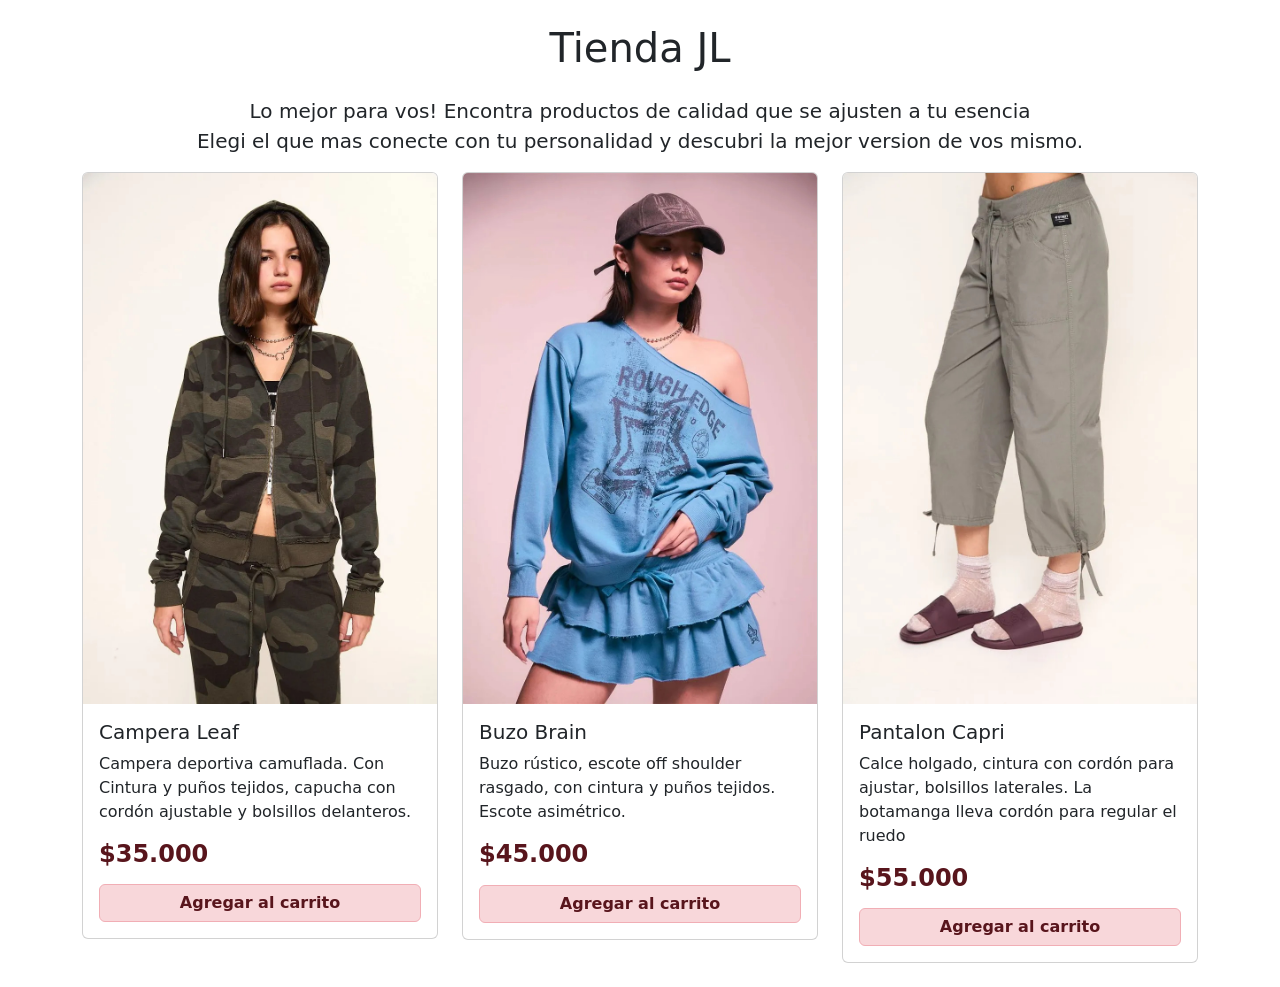
<file: index.html>
<!DOCTYPE html>
<html lang="en"> <!--idioma-->

<head>
  <meta charset="UTF-8"> <!--evita caracteres raros-->
  <meta name="viewport" content="width=device-width, initial-scale=1.0"> <!--Para que se adapte a cualquier dispositivo-->
  <title>Tienda JL</title> <!--Titulo-->
  <link href="https://cdn.jsdelivr.net/npm/bootstrap@5.3.8/dist/css/bootstrap.min.css" rel="stylesheet" integrity="sha384-sRIl4kxILFvY47J16cr9ZwB07vP4J8+LH7qKQnuqkuIAvNWLzeN8tE5YBujZqJLB" crossorigin="anonymous"> <!-- CDN de Bootstrap -->     

</head>

<body> 
  <div class="container">
    <h1 class="text-center my-4"> Tienda JL</h1>
      <p class="lead text-center"> Lo mejor para vos!
                Encontra productos de calidad que se ajusten a tu esencia
                <br> Elegi el que mas conecte con tu personalidad y descubri la mejor version de vos mismo.
            </p>
    <div class="row">
        <div class="col-md-4">
         <div class="card mb-4">
              <img src="img/campera leaf.jpg" class="card-img-top" alt="Campera Leaf">
             <div class="card-body">
               <!--PRODUCTO 1-->
             <h5 class="card-title">Campera Leaf</h5> 
             <p class="card-text">
                 Campera deportiva camuflada. Con Cintura y puños tejidos, capucha con cordón ajustable y bolsillos delanteros.</p>
             <h4 class="text-danger-emphasis fw-bold mb-3">$35.000</h4> <!--PRECIO-->
             <a href="#" class="btn bg-danger-subtle text-danger-emphasis border-danger-subtle fw-bold w-100">Agregar al carrito</a>  
             </div>
         </div>
        </div>

        <div class="col-md-4">
         <div class="card mb-4">
            
           <img src="img/buzo brain.jpg" class="card-img-top" alt="Buzo Brain">
           <div class="card-body">
            <!--PRODUCTO 2-->
              <h5 class="card-title">Buzo Brain</h5>
              <p class="card-text">Buzo rústico, escote off shoulder rasgado, con cintura y puños tejidos. Escote asimétrico.</p>
              <h4 class="text-danger-emphasis fw-bold mb-3">$45.000</h4> <!--PRECIO--> 
              <a href="#" class="btn bg-danger-subtle text-danger-emphasis border-danger-subtle fw-bold w-100">Agregar al carrito</a>
           </div>
         </div>
        </div>


       <div class="col-md-4">
        <div class="card mb-4">
          <img src="img/pantalon capri.jpg" class="card-img-top" alt="Pantalon Capri">
          <div class="card-body">
               <!--PRODUCTO 3--> 
             <h5 class="card-title">Pantalon Capri</h5>        
             <p class="card-text">Calce holgado, cintura con cordón para ajustar, bolsillos laterales. La botamanga lleva cordón para regular el ruedo</p>
             <h4 class="text-danger-emphasis fw-bold mb-3">$55.000</h4> <!--PRECIO-->
             <a href="#" class="btn bg-danger-subtle text-danger-emphasis border-danger-subtle fw-bold w-100">Agregar al carrito</a>
          </div>
        </div>
       </div>
    </div>
  </div>
</body>
</file>
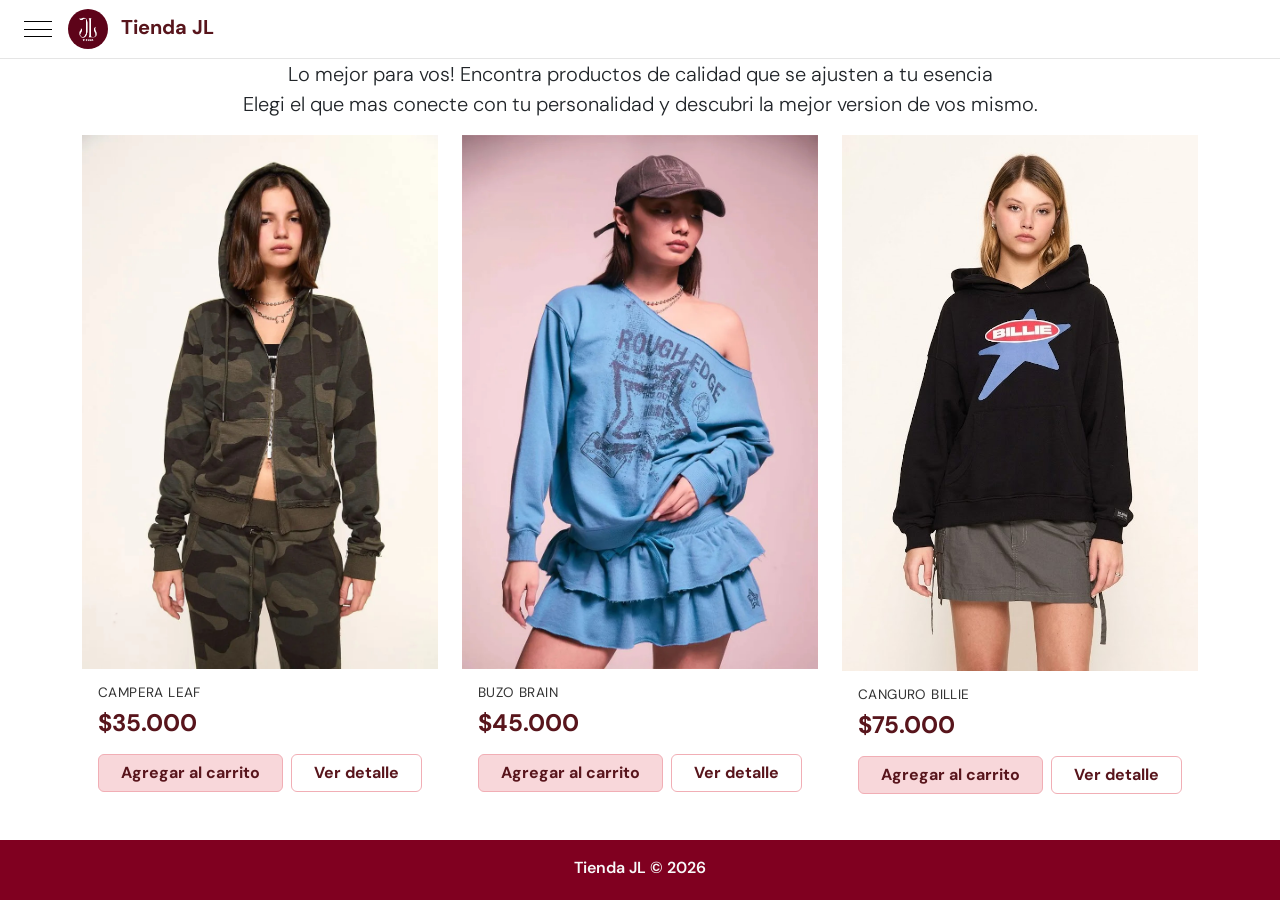
<file: buzos.html>
<!DOCTYPE html>
<html lang="es">
<head>
 <meta charset="UTF-8"> <!--evita caracteres raros-->
  <meta name="viewport" content="width=device-width, initial-scale=1.0"> <!--Para que se adapte a cualquier dispositivo-->
  <title>Tienda JL</title>
  <link href="https://cdn.jsdelivr.net/npm/bootstrap@5.3.8/dist/css/bootstrap.min.css" rel="stylesheet" integrity="sha384-sRIl4kxILFvY47J16cr9ZwB07vP4J8+LH7qKQnuqkuIAvNWLzeN8tE5YBujZqJLB" crossorigin="anonymous"> <!-- CDN de Bootstrap -->     
  <link href="https://fonts.googleapis.com/css2?family=DM+Sans:wght@400;500;700&display=swap" rel="stylesheet">
  <link href="estilos.css" rel="stylesheet">
</head>
 
<body>
   <nav class="navbar navbar-tienda py-1">
  <div class="container-fluid px-4">
    
    <!-- Lado Izquierdo: Botón Hamburguesa + Nombre de la Tienda -->
    <div class="d-flex align-items-center gap-3">
      <button class="btn-hamburguesa" type="button" data-bs-toggle="offcanvas" data-bs-target="#menuLateral" aria-controls="menuLateral" aria-label="Abrir menú">
        <span></span>
        <span></span>
        <span></span>
      </button>
      
      <a class="navbar-brand mb-0 h1 fw-bold text-danger-emphasis" href="inicio.html">
        <img src="img/logo.png" alt="Logo Tienda JL" width="40" height="40" class="d-inline-block me-2 rounded-circle">
        Tienda JL
      </a>
    </div>

  </div>
</nav>

<!-- MENÚ LATERAL -->
<div class="offcanvas offcanvas-start" tabindex="-1" id="menuLateral" aria-labelledby="menuLateralLabel">
  <div class="offcanvas-header">
    <button type="button" class="btn-close" data-bs-dismiss="offcanvas" aria-label="Cerrar"></button>
  </div>
<div class="offcanvas-body">
  <ul class="list-unstyled fs-5">
    <li><a class="text-decoration-none text-dark" href="inicio.html">Inicio</a></li>
    <li class="menu-con-submenu">
      <span class="texto-no-link">Productos</span>
      <ul class="submenu list-unstyled">
        <li><a class="text-decoration-none text-dark" href="buzos.html">Buzos</a></li>
        <li><a class="text-decoration-none text-dark" href="pantalones.html">Pantalones</a></li>
      </ul>
    </li>
   <li><a class="text-decoration-none text-dark" href="contacto.html">Contacto</a></li>
  </ul>
</div>
</div>

 <div class="container">
      <p class="lead text-center"> Lo mejor para vos!
                Encontra productos de calidad que se ajusten a tu esencia
                <br> Elegi el que mas conecte con tu personalidad y descubri la mejor version de vos mismo.
      </p>
    <div class="row">
        <div class="col-12 col-sm-6 col-lg-4">
         <div class="card mb-4">
              <img src="img/campera leaf.jpg" class="card-img-top" alt="Campera Leaf">
             <div class="card-body">
               <!--PRODUCTO 1-->
             <h5 class="card-title">Campera Leaf</h5> 
                 <h4 class="text-danger-emphasis fw-bold mb-3">$35.000</h4> <!--PRECIO-->
               <div class="d-flex gap-2">
                     <a href="#" class="btn bg-danger-subtle text-danger-emphasis border-danger-subtle fw-bold flex-fill">Agregar al carrito</a>
                     <button type="button" class="btn bg-white text-danger-emphasis border border-danger-subtle fw-bold flex-fill" data-bs-toggle="modal" data-bs-target="#modalCampera">Ver detalle</button>
               </div>  
             </div>
         </div>
        </div>

        <div class="col-12 col-sm-6 col-lg-4">
         <div class="card mb-4">
            
           <img src="img/buzo brain.jpg" class="card-img-top" alt="Buzo Brain">
           <div class="card-body">
            <!--PRODUCTO 2-->
              <h5 class="card-title">Buzo Brain</h5>
                <h4 class="text-danger-emphasis fw-bold mb-3">$45.000</h4> <!--PRECIO--> 
              <div class="d-flex gap-2">
                    <a href="#" class="btn bg-danger-subtle text-danger-emphasis border-danger-subtle fw-bold flex-fill">Agregar al carrito</a>
                    <button type="button" class="btn bg-white text-danger-emphasis border border-danger-subtle fw-bold flex-fill" data-bs-toggle="modal" data-bs-target="#modalBuzo">Ver detalle</button>
              </div>
           </div>
         </div>
        </div>

       <div class="col-12 col-sm-6 col-lg-4">
        <div class="card mb-4">
          <img src="img/buzo3.jpeg" class="card-img-top" alt="Buzo 3">
          <div class="card-body">
               <!--PRODUCTO 3--> 
             <h5 class="card-title">Canguro Billie</h5>        
               <h4 class="text-danger-emphasis fw-bold mb-3">$75.000</h4> <!--PRECIO-->
             <div class="d-flex gap-2">
                   <a href="#" class="btn bg-danger-subtle text-danger-emphasis border-danger-subtle fw-bold flex-fill">Agregar al carrito</a>
                   <button type="button" class="btn bg-white text-danger-emphasis border border-danger-subtle fw-bold flex-fill" data-bs-toggle="modal" data-bs-target="#modalBillie">Ver detalle</button>
             </div>
          </div>
        </div>
       </div>
    </div>
  </div>

  <!-- Pie de página -->
  <footer class="text-light py-3 mt-auto" style="background-color: #800020;">
    <div class="container text-center">
      <p class="mb-1 fw-semibold">Tienda JL &copy; 2026</p>
    </div>
  </footer>

<!--Script de bootsrap-->
  <script src="https://cdn.jsdelivr.net/npm/bootstrap@5.3.8/dist/js/bootstrap.bundle.min.js" integrity="sha384-FKyoEForCGlyvwx9Hj09JcYn3nv7wiPVlz7YYwJrWVcXK/BmnVDxM+D2scQbITxI" crossorigin="anonymous"></script>
 
<!-- MODAL -->

<!-- Modal 1: Campera Leaf -->
<div class="modal fade" id="modalCampera" tabindex="-1" aria-labelledby="modalCamperaLabel" aria-hidden="true">
  <div class="modal-dialog modal-dialog-centered">
    <div class="modal-content">
      <div class="modal-header bg-danger-subtle text-danger-emphasis">
        <h5 class="modal-title fw-bold" id="modalCamperaLabel">Campera Leaf</h5>
        <button type="button" class="btn-close" data-bs-dismiss="modal" aria-label="Close"></button>
      </div>
      <div class="modal-body">
        <div class="text-center mb-3">
          <img src="img/campera leaf.jpg" class="img-fluid rounded" alt="Campera Leaf" style="max-height: 250px;">
        </div>
        <h4 class="text-danger-emphasis fw-bold">$35.000</h4>
        <p class="text-muted">Campera deportiva camuflada. Tiene cintura y puños tejidos, capucha con cordón y bolsillos delanteros.</p>
        <ul>
          <li><strong>Material:</strong> 60% algodón - 40% poliéster</li>
          <li><strong>Talles disponibles:</strong> S, M, L</li>
          <li><strong>Cuidados:</strong> Lavá a máquina con agua fría y del revés. No uses lavandina. Secá a la sombra y planchá a temperatura baja </li>
        </ul>
      </div>
      <div class="modal-footer">
        <button type="button" class="btn btn-secondary" data-bs-dismiss="modal">Cerrar</button>
        <button type="button" class="btn bg-danger-subtle text-danger-emphasis border-danger-subtle fw-bold">Agregar al carrito</button>
      </div>
    </div>
  </div>
</div>

<!-- Modal 2: Buzo Brain -->
<div class="modal fade" id="modalBuzo" tabindex="-1" aria-labelledby="modalBuzoLabel" aria-hidden="true">
  <div class="modal-dialog modal-dialog-centered">
    <div class="modal-content">
      <div class="modal-header bg-danger-subtle text-danger-emphasis">
        <h5 class="modal-title fw-bold" id="modalBuzoLabel">Buzo Brain</h5>
        <button type="button" class="btn-close" data-bs-dismiss="modal" aria-label="Close"></button>
      </div>
      <div class="modal-body">
        <div class="text-center mb-3">
          <img src="img/buzo brain.jpg" class="img-fluid rounded" alt="Buzo Brain" style="max-height: 250px;">
        </div>
        <h4 class="text-danger-emphasis fw-bold">$45.000</h4>
        <p class="text-muted">Buzo rústico off shoulder rasgado de efecto washed, con cintura y puños tejidos. Escote asimétrico </p>
        <ul>
          <li><strong>Material:</strong> 60% algodón - 40% poliéster</li>
          <li><strong>Talles disponibles:</strong> M, L, XL</li>
          <li><strong>Cuidados:</strong> Lavá a máquina con agua fría y del revés. No uses lavandina. Secá a la sombra y planchá a temperatura baja</li>
        </ul>
      </div>
      <div class="modal-footer">
        <button type="button" class="btn btn-secondary" data-bs-dismiss="modal">Cerrar</button>
        <button type="button" class="btn bg-danger-subtle text-danger-emphasis border-danger-subtle fw-bold">Agregar al carrito</button>
      </div>
    </div>
  </div>
</div>

<!-- Modal 3: Canguro Billie 3 -->
<div class="modal fade" id="modalBillie" tabindex="-1" aria-labelledby="modalBillieLabel" aria-hidden="true">
  <div class="modal-dialog modal-dialog-centered">
    <div class="modal-content">
      <div class="modal-header bg-danger-subtle text-danger-emphasis">
        <h5 class="modal-title fw-bold" id="modalBillieLabel">Canguro Billie </h5>
        <button type="button" class="btn-close" data-bs-dismiss="modal" aria-label="Close"></button>
      </div>
      <div class="modal-body">
        <div class="text-center mb-3">
          <img src="img/buzo3.jpeg" class="img-fluid rounded" alt="Canguro Billie " style="max-height: 250px;">
        </div>
        <h4 class="text-danger-emphasis fw-bold">$75.000</h4>
        <p class="text-muted">Canguro de rústico pesado, con capucha y bolsillos. Lleva estampa de la licencia Billie Eilish en el frente.</p>
        <ul>
          <li><strong>Material:</strong>  100% algodón ecológico</li>
          <li><strong>Talles disponibles:</strong> S, M, L</li>
          <li><strong>Cuidados:</strong> Lavá a máquina con agua fría y del revés. No uses lavandina. Secá a la sombra y planchá a temperatura baja</li>
        </ul>
      </div>
      <div class="modal-footer">
        <button type="button" class="btn btn-secondary" data-bs-dismiss="modal">Cerrar</button>
        <button type="button" class="btn bg-danger-subtle text-danger-emphasis border-danger-subtle fw-bold">Agregar al carrito</button>
      </div>
    </div>
  </div>
</div>

<!--menu mobile/tablet-->
<script src="menu.js"></script>
</body>
</html>
</file>
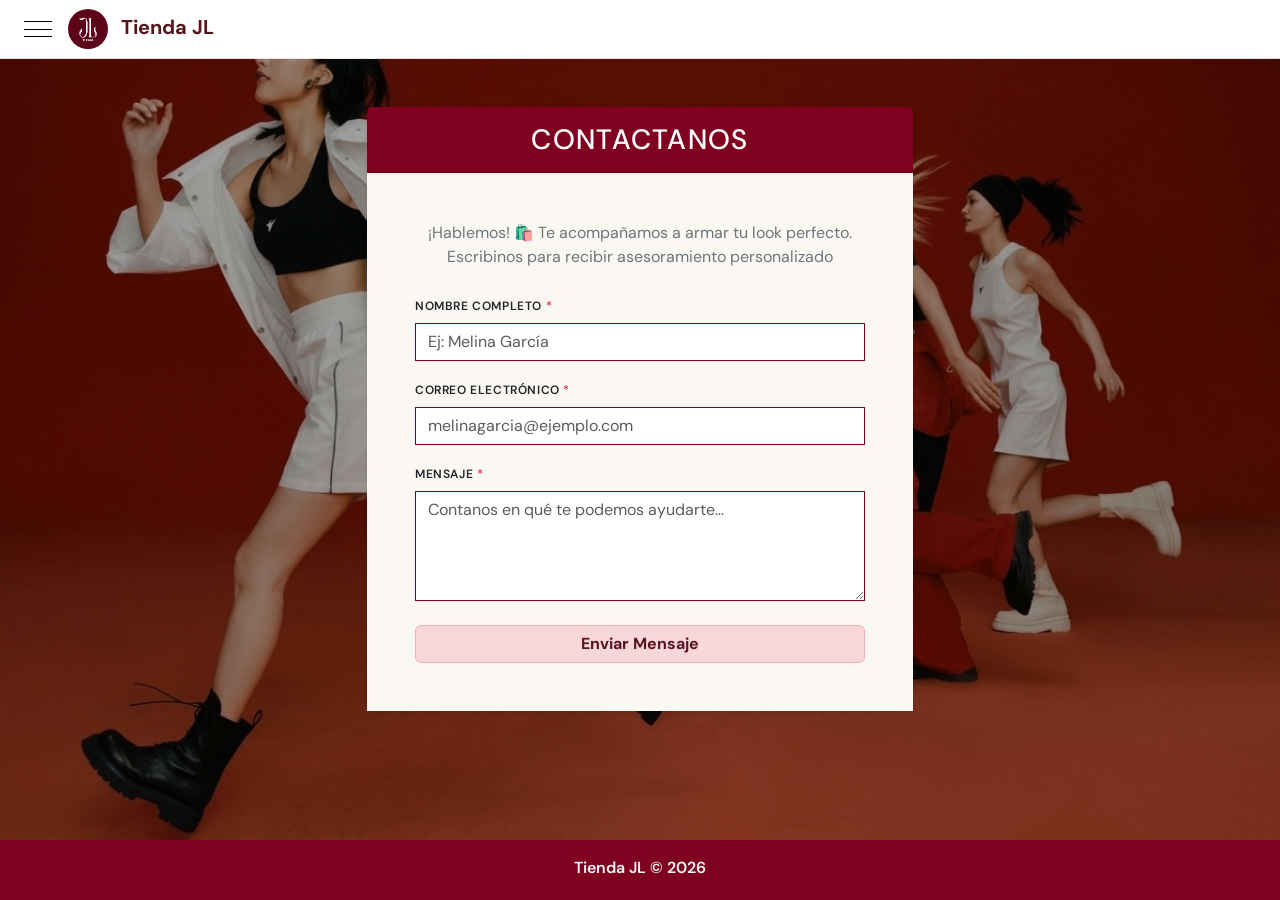
<file: contacto.html>
<!DOCTYPE html>
<html lang="es"> <!--idioma-->

<head>
  <meta charset="UTF-8"> <!--evita caracteres raros-->
  <meta name="viewport" content="width=device-width, initial-scale=1.0"> <!--Para que se adapte a cualquier dispositivo-->
  <title>Tienda JL</title> <!--Titulo-->
  <link href="https://cdn.jsdelivr.net/npm/bootstrap@5.3.8/dist/css/bootstrap.min.css" rel="stylesheet" integrity="sha384-sRIl4kxILFvY47J16cr9ZwB07vP4J8+LH7qKQnuqkuIAvNWLzeN8tE5YBujZqJLB" crossorigin="anonymous"> <!-- CDN de Bootstrap -->     
  <link href="https://fonts.googleapis.com/css2?family=DM+Sans:wght@400;500;700&display=swap" rel="stylesheet">
  <link href="estilos.css" rel="stylesheet">
</head>

<body class="pagina-contacto">
    <nav class="navbar navbar-tienda py-1">
  <div class="container-fluid px-4">
    
    <!-- Lado Izquierdo: Botón Hamburguesa + Nombre de la Tienda -->
    <div class="d-flex align-items-center gap-3">
      <button class="btn-hamburguesa" type="button" data-bs-toggle="offcanvas" data-bs-target="#menuLateral" aria-controls="menuLateral" aria-label="Abrir menú">
        <span></span>
        <span></span>
        <span></span>
      </button>
      
      <a class="navbar-brand mb-0 h1 fw-bold text-danger-emphasis" href="inicio.html">
        <img src="img/logo.png" alt="Logo Tienda JL" width="40" height="40" class="d-inline-block me-2 rounded-circle">
        Tienda JL
      </a>
    </div>

  </div>
</nav>

<!-- MENÚ LATERAL -->
<div class="offcanvas offcanvas-start" tabindex="-1" id="menuLateral" aria-labelledby="menuLateralLabel">
  <div class="offcanvas-header">
    <button type="button" class="btn-close" data-bs-dismiss="offcanvas" aria-label="Cerrar"></button>
  </div>
<div class="offcanvas-body">
  <ul class="list-unstyled fs-5">
    <li><a class="text-decoration-none text-dark" href="inicio.html">Inicio</a></li>
    <li class="menu-con-submenu">
      <span class="texto-no-link">Productos</span>
      <ul class="submenu list-unstyled">
        <li><a class="text-decoration-none text-dark" href="buzos.html">Buzos</a></li>
        <li><a class="text-decoration-none text-dark" href="pantalones.html">Pantalones</a></li>
      </ul>
    </li>
   <li><a class="text-decoration-none text-dark" href="contacto.html">Contacto</a></li>
  </ul>
</div>
</div>

<!-- Formulario de contacto -->
<main id="contenido-principal" class="container py-5 flex-grow-1">
  <div class="row justify-content-center">
    <div class="col-12 col-md-8 col-lg-6">
      <section class="card shadow-sm border-0" aria-labelledby="titulo-contacto">
          <div class="card-header card-header-tienda text-center py-3 border-bottom-0">
             <h1 id="titulo-contacto" class="h3 mb-0">Contactanos</h1>
          </div>
                    <div class="card-body p-4 p-md-5" style="background-color: #fbf8f3;">
                        <p class="text-secondary mb-4 text-center">¡Hablemos! 🛍️
                          Te acompañamos a armar tu look perfecto. Escribinos para recibir asesoramiento personalizado</p>
          <form action="#" method="post">
                            
           <div class="mb-3">
              <label for="nombre" class="form-label fw-semibold">Nombre completo <span class="text-danger" aria-hidden="true">*</span></label>
              <input type="text" class="form-control" id="nombre" name="nombre" placeholder="Ej: Melina García" aria-required="true" required>
           </div>

           <div class="mb-3">
                                <label for="email" class="form-label fw-semibold">Correo electrónico <span class="text-danger" aria-hidden="true">*</span></label>
                                <input type="email" class="form-control" id="email" name="email" placeholder="melinagarcia@ejemplo.com" aria-required="true" required>
           </div>

           <div class="mb-4">
                                <label for="mensaje" class="form-label fw-semibold">Mensaje <span class="text-danger" aria-hidden="true">*</span></label>
                                <textarea class="form-control" id="mensaje" name="mensaje" rows="4" placeholder="Contanos en qué te podemos ayudarte..." aria-required="true" required></textarea>
           </div>

           <div class="d-grid">
                                <button type="submit" class="btn bg-danger-subtle text-danger-emphasis border-danger-subtle fw-bold w-100">Enviar Mensaje</button>
           </div>

          </form>
        </div>
      </section>

    </div>
  </div>
</main>

<!-- Pie de página -->
  <footer class="text-light py-3 mt-auto" style="background-color: #800020;">
    <div class="container text-center">
      <p class="mb-1 fw-semibold">Tienda JL &copy; 2026</p>
    </div>
  </footer>

  <!-- Pop up de agradecimiento -->
<div class="modal fade" id="modalGracias" tabindex="-1" aria-labelledby="modalGraciasLabel" aria-hidden="true">
  <div class="modal-dialog modal-dialog-centered">
    <div class="modal-content">
      <div class="modal-header modal-header-tienda">
        <h5 class="modal-title" id="modalGraciasLabel">¡Mensaje enviado!</h5>
        <button type="button" class="btn-close" data-bs-dismiss="modal" aria-label="Cerrar"></button>
      </div>
      <div class="modal-body text-center py-4">
        <p class="mb-0">¡Gracias por escribirnos! Nos vamos a comunicar con vos a la brevedad.</p>
      </div>
      <div class="modal-footer">
        <button type="button" class="btn btn-tienda" data-bs-dismiss="modal">Cerrar</button>
      </div>
    </div>
  </div>
</div>

  <!--bootstrap-->
<script src="https://cdn.jsdelivr.net/npm/bootstrap@5.3.8/dist/js/bootstrap.bundle.min.js" integrity="sha384-FKyoEForCGlyvwx9Hj09JcYn3nv7wiPVlz7YYwJrWVcXK/BmnVDxM+D2scQbITxI" crossorigin="anonymous"></script>
<!--menu mobile/tablet-->
<script src="menu.js"></script>

<script>
  const formulario = document.querySelector("form");
  const modalGracias = new bootstrap.Modal(document.getElementById("modalGracias"));

  formulario.addEventListener("submit", function (evento) {
    evento.preventDefault();   // frena el envío normal
    modalGracias.show();       // muestra el pop up
    formulario.reset();        // vacía los campos
  });
</script>

</body>
</html>
</file>
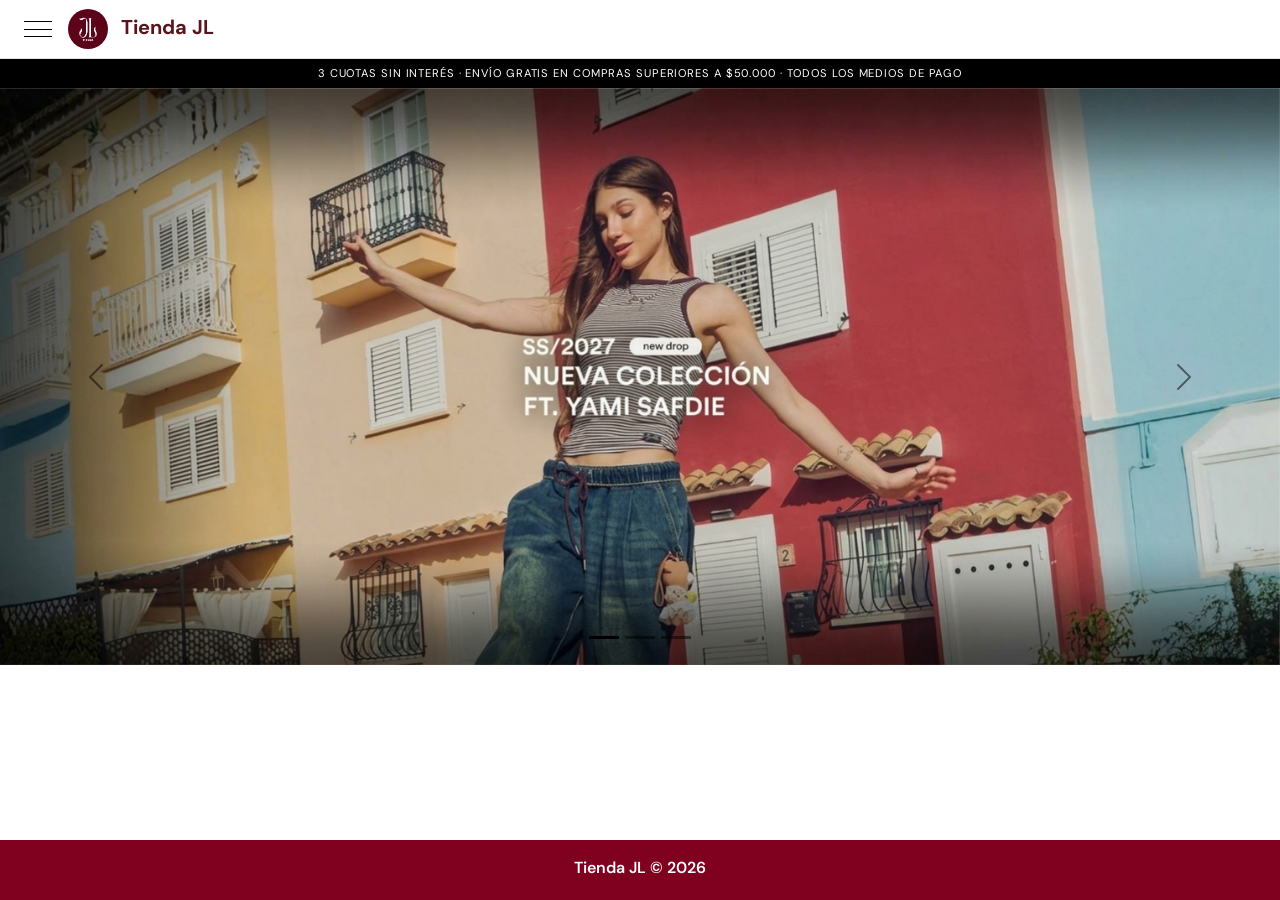
<file: inicio.html>
<!DOCTYPE html>
<html lang="es"> <!--idioma-->

<head>
  <meta charset="UTF-8"> <!--evita caracteres raros-->
  <meta name="viewport" content="width=device-width, initial-scale=1.0"> <!--Para que se adapte a cualquier dispositivo-->
  <title>Tienda JL</title> <!--Titulo-->
  <link href="https://cdn.jsdelivr.net/npm/bootstrap@5.3.8/dist/css/bootstrap.min.css" rel="stylesheet" integrity="sha384-sRIl4kxILFvY47J16cr9ZwB07vP4J8+LH7qKQnuqkuIAvNWLzeN8tE5YBujZqJLB" crossorigin="anonymous"> <!-- CDN de Bootstrap -->     
  <link href="https://fonts.googleapis.com/css2?family=DM+Sans:wght@400;500;700&display=swap" rel="stylesheet">
  <link href="estilos.css" rel="stylesheet">
</head>

<body> 
  <nav class="navbar navbar-tienda py-1">
  <div class="container-fluid px-4">
    
    <!-- Lado Izquierdo: Botón Hamburguesa + Nombre de la Tienda -->
    <div class="d-flex align-items-center gap-3">
      <button class="btn-hamburguesa" type="button" data-bs-toggle="offcanvas" data-bs-target="#menuLateral" aria-controls="menuLateral" aria-label="Abrir menú">
        <span></span>
        <span></span>
        <span></span>
      </button>
      
      <a class="navbar-brand mb-0 h1 fw-bold text-danger-emphasis" href="inicio.html">
        <img src="img/logo.png" alt="Logo Tienda JL" width="40" height="40" class="d-inline-block me-2 rounded-circle">
        Tienda JL
      </a>
    </div>

  </div>
</nav>

<!-- MENÚ LATERAL -->
<div class="offcanvas offcanvas-start" tabindex="-1" id="menuLateral" aria-labelledby="menuLateralLabel">
  <div class="offcanvas-header">
    <button type="button" class="btn-close" data-bs-dismiss="offcanvas" aria-label="Cerrar"></button>
  </div>
<div class="offcanvas-body">
  <ul class="list-unstyled fs-5">
    <li><a class="text-decoration-none text-dark" href="inicio.html">Inicio</a></li>
    <li class="menu-con-submenu">
      <span class="texto-no-link">Productos</span>
      <ul class="submenu list-unstyled">
        <li><a class="text-decoration-none text-dark" href="buzos.html">Buzos</a></li>
        <li><a class="text-decoration-none text-dark" href="pantalones.html">Pantalones</a></li>
      </ul>
    </li>
   <li><a class="text-decoration-none text-dark" href="contacto.html">Contacto</a></li>
  </ul>
</div>
</div>

<div class="barra-anuncios">
  3 cuotas sin interés · Envío gratis en compras superiores a $50.000 · Todos los medios de pago
</div>

<div id="carouselExampleDark" class="carousel carousel-dark slide">
  <div class="carousel-indicators">
    <button type="button" data-bs-target="#carouselExampleDark" data-bs-slide-to="0" class="active" aria-current="true" aria-label="Slide 1"></button>
    <button type="button" data-bs-target="#carouselExampleDark" data-bs-slide-to="1" aria-label="Slide 2"></button>
    <button type="button" data-bs-target="#carouselExampleDark" data-bs-slide-to="2" aria-label="Slide 3"></button>
  </div>
  <div class="carousel-inner">
    <div class="carousel-item active" data-bs-interval="10000">
      <img src="img/carrusel1.jpg" class="d-block w-100" alt="...">
    </div>
    <div class="carousel-item" data-bs-interval="2000">
      <img src="img/carrusel2.jpg" class="d-block w-100" alt="...">
      <div class="carousel-caption d-none d-md-block">
        <!--<h5>Second slide label</h5>
         <p>Some representative placeholder content for the second slide.</p>  -->    
      </div>
    </div>
    <div class="carousel-item">
      <img src="img/carrusel3.jpg" class="d-block w-100" alt="...">
    </div>
  </div>
  <button class="carousel-control-prev" type="button" data-bs-target="#carouselExampleDark" data-bs-slide="prev">
    <span class="carousel-control-prev-icon" aria-hidden="true"></span>
    <span class="visually-hidden">Previous</span>
  </button>
  <button class="carousel-control-next" type="button" data-bs-target="#carouselExampleDark" data-bs-slide="next">
    <span class="carousel-control-next-icon" aria-hidden="true"></span>
    <span class="visually-hidden">Next</span>
  </button>
</div>

<!-- Pie de página -->
  <footer class="footer-tienda py-3 mt-auto" style="background-color: #800020;">
    <div class="container text-center">
      <p class="mb-1 fw-semibold">Tienda JL &copy; 2026</p>
    </div>
  </footer>

<!--bootstrap-->
<script src="https://cdn.jsdelivr.net/npm/bootstrap@5.3.8/dist/js/bootstrap.bundle.min.js" integrity="sha384-FKyoEForCGlyvwx9Hj09JcYn3nv7wiPVlz7YYwJrWVcXK/BmnVDxM+D2scQbITxI" crossorigin="anonymous"></script>
<!--menu mobile/tablet-->
<script src="menu.js"></script>

</body>
</html>
</file>
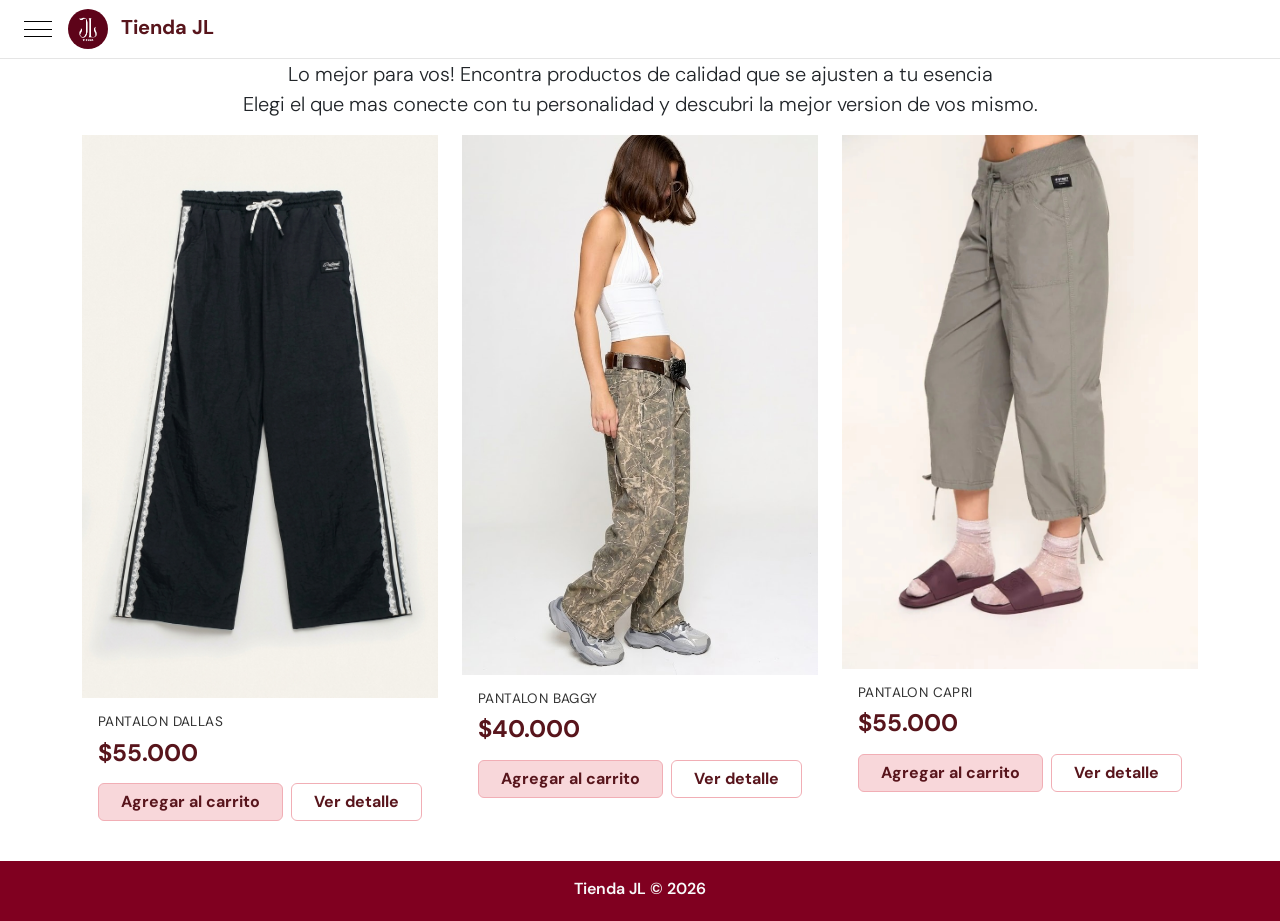
<file: pantalones.html>
<!DOCTYPE html>
<html lang="es">
<head>
 <meta charset="UTF-8"> <!--evita caracteres raros-->
  <meta name="viewport" content="width=device-width, initial-scale=1.0"> <!--Para que se adapte a cualquier dispositivo-->
  <title>Tienda JL</title>
  <link href="https://cdn.jsdelivr.net/npm/bootstrap@5.3.8/dist/css/bootstrap.min.css" rel="stylesheet" integrity="sha384-sRIl4kxILFvY47J16cr9ZwB07vP4J8+LH7qKQnuqkuIAvNWLzeN8tE5YBujZqJLB" crossorigin="anonymous"> <!-- CDN de Bootstrap -->     
  <link href="https://fonts.googleapis.com/css2?family=DM+Sans:wght@400;500;700&display=swap" rel="stylesheet">
  <link href="estilos.css" rel="stylesheet">
</head>
 
<body>
    <nav class="navbar navbar-tienda py-1">
  <div class="container-fluid px-4">
    
    <!-- Lado Izquierdo: Botón Hamburguesa + Nombre de la Tienda -->
    <div class="d-flex align-items-center gap-3">
      <button class="btn-hamburguesa" type="button" data-bs-toggle="offcanvas" data-bs-target="#menuLateral" aria-controls="menuLateral" aria-label="Abrir menú">
        <span></span>
        <span></span>
        <span></span>
      </button>
      
      <a class="navbar-brand mb-0 h1 fw-bold text-danger-emphasis" href="inicio.html">
        <img src="img/logo.png" alt="Logo Tienda JL" width="40" height="40" class="d-inline-block me-2 rounded-circle">
        Tienda JL
      </a>
    </div>

  </div>
</nav>

<!-- MENÚ LATERAL -->
<div class="offcanvas offcanvas-start" tabindex="-1" id="menuLateral" aria-labelledby="menuLateralLabel">
  <div class="offcanvas-header">
    <button type="button" class="btn-close" data-bs-dismiss="offcanvas" aria-label="Cerrar"></button>
  </div>
<div class="offcanvas-body">
  <ul class="list-unstyled fs-5">
    <li><a class="text-decoration-none text-dark" href="inicio.html">Inicio</a></li>
    <li class="menu-con-submenu">
      <span class="texto-no-link">Productos</span>
      <ul class="submenu list-unstyled">
        <li><a class="text-decoration-none text-dark" href="buzos.html">Buzos</a></li>
        <li><a class="text-decoration-none text-dark" href="pantalones.html">Pantalones</a></li>
      </ul>
    </li>
   <li><a class="text-decoration-none text-dark" href="contacto.html">Contacto</a></li>
  </ul>
</div>
</div>

 <div class="container">
      <p class="lead text-center"> Lo mejor para vos!
                Encontra productos de calidad que se ajusten a tu esencia
                <br> Elegi el que mas conecte con tu personalidad y descubri la mejor version de vos mismo.
      </p>
    <div class="row">
        <div class="col-12 col-sm-6 col-lg-4">
         <div class="card mb-4">
              <img src="img/pantalon1.jpg" class="card-img-top" alt="Pantalon Dallas">
             <div class="card-body">
               <!--PRODUCTO 1-->
             <h5 class="card-title">Pantalon Dallas</h5> 
                 <h4 class="text-danger-emphasis fw-bold mb-3">$55.000</h4> <!--PRECIO-->
             <div class="d-flex gap-2">
                     <a href="#" class="btn bg-danger-subtle text-danger-emphasis border-danger-subtle fw-bold flex-fill">Agregar al carrito</a>
                     <button type="button" class="btn bg-white text-danger-emphasis border border-danger-subtle fw-bold flex-fill" data-bs-toggle="modal" data-bs-target="#modalDallas">Ver detalle</button>
               </div>    
             </div>
         </div>
        </div>

        <div class="col-12 col-sm-6 col-lg-4">
         <div class="card mb-4">
            
           <img src="img/pantalon2.jpeg" class="card-img-top" alt="Baggy Verde">
           <div class="card-body">
            <!--PRODUCTO 2-->
              <h5 class="card-title">Pantalon Baggy</h5>
                <h4 class="text-danger-emphasis fw-bold mb-3">$40.000</h4> <!--PRECIO--> 
              <div class="d-flex gap-2">
                     <a href="#" class="btn bg-danger-subtle text-danger-emphasis border-danger-subtle fw-bold flex-fill">Agregar al carrito</a>
                     <button type="button" class="btn bg-white text-danger-emphasis border border-danger-subtle fw-bold flex-fill" data-bs-toggle="modal" data-bs-target="#modalBaggy">Ver detalle</button>
               </div>  
           </div>
         </div>
        </div>

       <div class="col-12 col-sm-6 col-lg-4">
        <div class="card mb-4">
          <img src="img/pantalon capri.jpg" class="card-img-top" alt="Pantalon Capri">
          <div class="card-body">
               <!--PRODUCTO 3--> 
             <h5 class="card-title">Pantalon Capri</h5>        
               <h4 class="text-danger-emphasis fw-bold mb-3">$55.000</h4> <!--PRECIO-->
            <div class="d-flex gap-2">
                     <a href="#" class="btn bg-danger-subtle text-danger-emphasis border-danger-subtle fw-bold flex-fill">Agregar al carrito</a>
                     <button type="button" class="btn bg-white text-danger-emphasis border border-danger-subtle fw-bold flex-fill" data-bs-toggle="modal" data-bs-target="#modalCapri">Ver detalle</button>
               </div>  
          </div>
        </div>
       </div>
    </div>
  </div>

  <!-- Pie de página -->
  <footer class="text-light py-3 mt-auto" style="background-color: #800020;">
    <div class="container text-center">
      <p class="mb-1 fw-semibold">Tienda JL &copy; 2026</p>
    </div>
  </footer>

<!--Script de bootsrap-->
  <script src="https://cdn.jsdelivr.net/npm/bootstrap@5.3.8/dist/js/bootstrap.bundle.min.js" integrity="sha384-FKyoEForCGlyvwx9Hj09JcYn3nv7wiPVlz7YYwJrWVcXK/BmnVDxM+D2scQbITxI" crossorigin="anonymous"></script>
 
<div class="modal fade" id="modalDallas" tabindex="-1" aria-labelledby="modalDallasLabel" aria-hidden="true">
  <div class="modal-dialog modal-dialog-centered">
    <div class="modal-content">
      <div class="modal-header bg-danger-subtle text-danger-emphasis">
        <h5 class="modal-title fw-bold" id="modalDallasLabel">Pantalón Dallas</h5>
        <button type="button" class="btn-close" data-bs-dismiss="modal" aria-label="Cerrar"></button>
      </div>
      <div class="modal-body">
        <div class="text-center mb-3">
          <img src="img/pantalon1.jpg" class="img-fluid rounded" alt="Pantalón Dallas" style="max-height: 250px;">
        </div>
        <h4 class="text-danger-emphasis fw-bold">$55.000</h4>
        <p class="text-muted">Pantalón de nylon liviano con bolsillos laterales, con apliques de puntilla a contratono bordada en ambas piernas. </p>
        <ul>
          <li><strong>Material:</strong> 100% poliamida.</li>
          <li><strong>Talles disponibles:</strong> 36, 38, 40, 42</li>
          <li><strong>Cuidados:</strong> Lavar a máquina con agua fría. No usar blanqueadores. Secar a la sombra. No planchar.</li>
        </ul>
      </div>
      <div class="modal-footer">
        <button type="button" class="btn btn-secondary" data-bs-dismiss="modal">Cerrar</button>
        <button type="button" class="btn bg-danger-subtle text-danger-emphasis border-danger-subtle fw-bold">Agregar al carrito</button>
      </div>
    </div>
  </div>
</div>

<!-- Modal 2: Pantalón Baggy -->
<div class="modal fade" id="modalBaggy" tabindex="-1" aria-labelledby="modalBaggyLabel" aria-hidden="true">
  <div class="modal-dialog modal-dialog-centered">
    <div class="modal-content">
      <div class="modal-header bg-danger-subtle text-danger-emphasis">
        <h5 class="modal-title fw-bold" id="modalBaggyLabel">Pantalón Baggy</h5>
        <button type="button" class="btn-close" data-bs-dismiss="modal" aria-label="Cerrar"></button>
      </div>
      <div class="modal-body">
        <div class="text-center mb-3">
          <img src="img/pantalon2.jpeg" class="img-fluid rounded" alt="Pantalón Baggy" style="max-height: 250px;">
        </div>
        <h4 class="text-danger-emphasis fw-bold">$40.000</h4>
        <p class="text-muted">Pantalón baggy de gabardina con estampa propia de la marca, con 5 bolsillos y calce fit y relajado con piernas amplias.</p>
        <ul>
          <li><strong>Material:</strong>  100% algodón.</li>
          <li><strong>Talles disponibles:</strong> 38, 40, 42, 44</li>
          <li><strong>Cuidados:</strong>  Lavar a máquina con agua fría. No usar blanqueadores. Secar a la sombra. Planchar a temperatura media</li>
        </ul>
      </div>
      <div class="modal-footer">
        <button type="button" class="btn btn-secondary" data-bs-dismiss="modal">Cerrar</button>
        <button type="button" class="btn bg-danger-subtle text-danger-emphasis border-danger-subtle fw-bold">Agregar al carrito</button>
      </div>
    </div>
  </div>
</div>

<!-- Modal 3: Pantalón Capri -->
<div class="modal fade" id="modalCapri" tabindex="-1" aria-labelledby="modalCapriLabel" aria-hidden="true">
  <div class="modal-dialog modal-dialog-centered">
    <div class="modal-content">
      <div class="modal-header bg-danger-subtle text-danger-emphasis">
        <h5 class="modal-title fw-bold" id="modalCapriLabel">Pantalón Capri</h5>
        <button type="button" class="btn-close" data-bs-dismiss="modal" aria-label="Cerrar"></button>
      </div>
      <div class="modal-body">
        <div class="text-center mb-3">
          <img src="img/pantalon capri.jpg" class="img-fluid rounded" alt="Pantalón Capri" style="max-height: 250px;">
        </div>
        <h4 class="text-danger-emphasis fw-bold">$55.000</h4>
        <p class="text-muted">Pantalón capri de calce holgado, con cintura con cordón para ajustar y bolsillos laterales. La botamanga lleva cordón para regular el ruedo</p>
        <ul>
          <li><strong>Material:</strong> Algodón elastizado</li>
          <li><strong>Talles disponibles:</strong> 36, 38, 40</li>
          <li><strong>Cuidados:</strong> No secar al sol directo</li>
        </ul>
      </div>
      <div class="modal-footer">
        <button type="button" class="btn btn-secondary" data-bs-dismiss="modal">Cerrar</button>
        <button type="button" class="btn bg-danger-subtle text-danger-emphasis border-danger-subtle fw-bold">Agregar al carrito</button>
      </div>
    </div>
  </div>
</div>

<!--menu mobile/tablet-->
<script src="menu.js"></script>
</body>
</html>
</file>
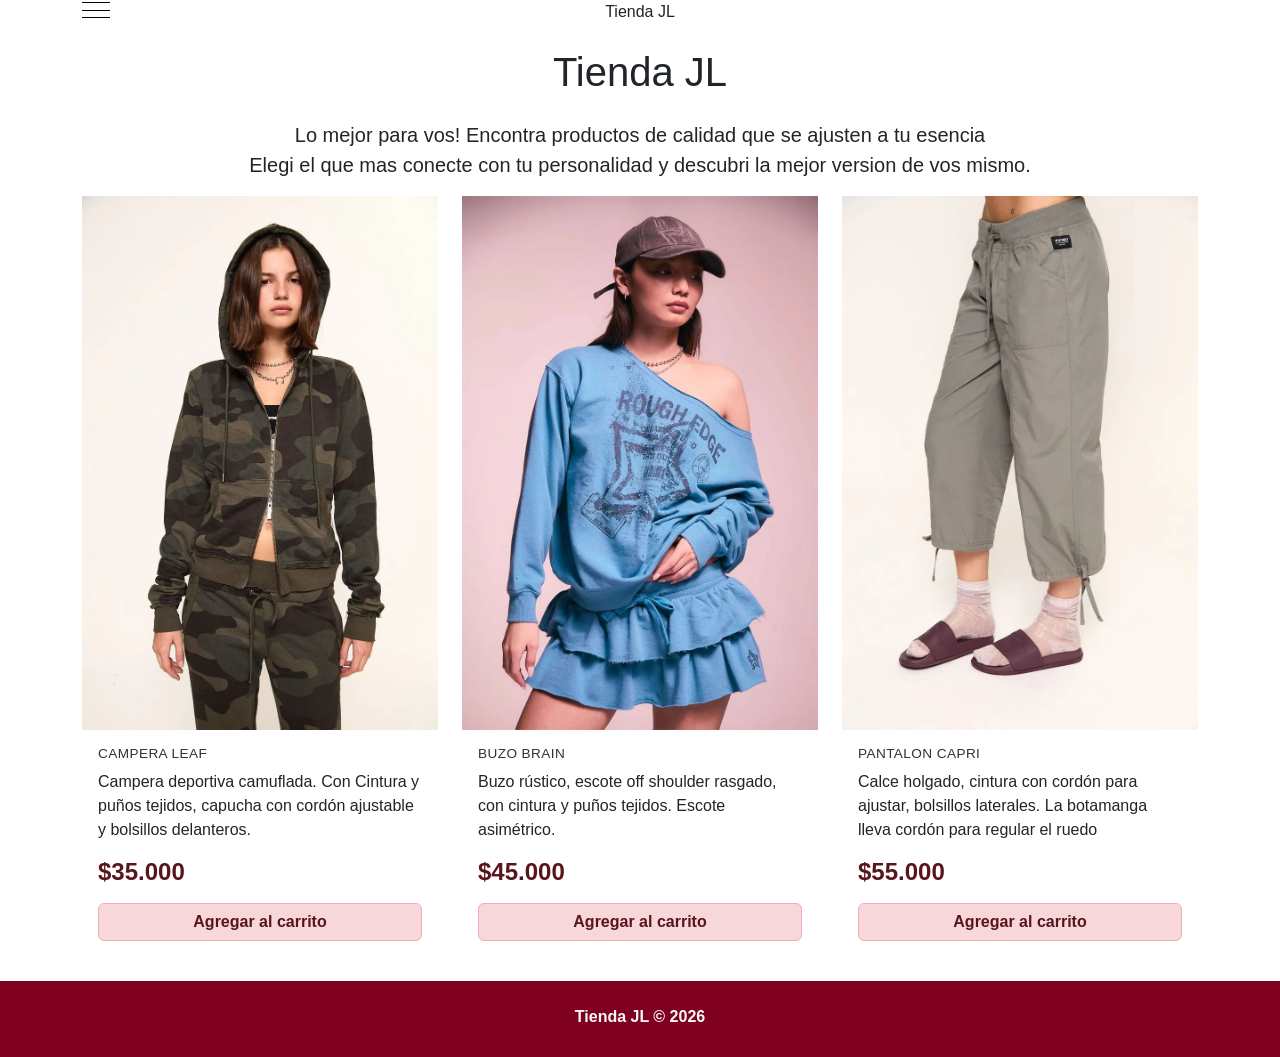
<file: productos.html>
<!DOCTYPE html>
<html lang="es">
<head>
 <meta charset="UTF-8"> <!--evita caracteres raros-->
  <meta name="viewport" content="width=device-width, initial-scale=1.0"> <!--Para que se adapte a cualquier dispositivo-->
  <title>Tienda JL</title>
  <link href="https://cdn.jsdelivr.net/npm/bootstrap@5.3.8/dist/css/bootstrap.min.css" rel="stylesheet" integrity="sha384-sRIl4kxILFvY47J16cr9ZwB07vP4J8+LH7qKQnuqkuIAvNWLzeN8tE5YBujZqJLB" crossorigin="anonymous"> <!-- CDN de Bootstrap -->     
  <link href="estilos.css" rel="stylesheet">
</head>
 
<body>
  <div class="container text-center">
  <div class="row align-items-start">
    <div class="col">
      <div class="col">
          <button class="btn-hamburguesa" type="button" data-bs-toggle="offcanvas" data-bs-target="#menuLateral" aria-controls="menuLateral" aria-label="Abrir menú">
           <span></span>
           <span></span>
           <span></span>
          </button>
      </div>
    </div>
    <div class="col">
      Tienda JL
    </div>
    <div class="col"></div>
  </div>
</div>

<!-- MENÚ LATERAL -->
<div class="offcanvas offcanvas-start" tabindex="-1" id="menuLateral" aria-labelledby="menuLateralLabel">
  <div class="offcanvas-header">
    <button type="button" class="btn-close" data-bs-dismiss="offcanvas" aria-label="Cerrar"></button>
  </div>
  <div class="offcanvas-body">
    <ul class="list-unstyled fs-5">
      <li><a href="index.html">Inicio</a></li>
      <li><a href="productos.html">Buzos</a></li>
      <li> <h4>Pantalones</h4></li>
      <li> <h4>Jean</h4></li>
      <li> <h4>Calzado</h4></li>
      <li><a href="contacto.html">Contacto</a></li>
    </ul>
  </div>
</div>

 <div class="container">
    <h1 class="text-center my-4"> Tienda JL</h1>
      <p class="lead text-center"> Lo mejor para vos!
                Encontra productos de calidad que se ajusten a tu esencia
                <br> Elegi el que mas conecte con tu personalidad y descubri la mejor version de vos mismo.
            </p>
    <div class="row">
        <div class="col-md-4">
         <div class="card mb-4">
              <img src="img/campera leaf.jpg" class="card-img-top" alt="Campera Leaf">
             <div class="card-body">
               <!--PRODUCTO 1-->
             <h5 class="card-title">Campera Leaf</h5> 
             <p class="card-text">
                 Campera deportiva camuflada. Con Cintura y puños tejidos, capucha con cordón ajustable y bolsillos delanteros.</p>
             <h4 class="text-danger-emphasis fw-bold mb-3">$35.000</h4> <!--PRECIO-->
             <a href="#" class="btn bg-danger-subtle text-danger-emphasis border-danger-subtle fw-bold w-100">Agregar al carrito</a>  
             </div>
         </div>
        </div>

        <div class="col-md-4">
         <div class="card mb-4">
            
           <img src="img/buzo brain.jpg" class="card-img-top" alt="Buzo Brain">
           <div class="card-body">
            <!--PRODUCTO 2-->
              <h5 class="card-title">Buzo Brain</h5>
              <p class="card-text">Buzo rústico, escote off shoulder rasgado, con cintura y puños tejidos. Escote asimétrico.</p>
              <h4 class="text-danger-emphasis fw-bold mb-3">$45.000</h4> <!--PRECIO--> 
              <a href="#" class="btn bg-danger-subtle text-danger-emphasis border-danger-subtle fw-bold w-100">Agregar al carrito</a>
           </div>
         </div>
        </div>

       <div class="col-md-4">
        <div class="card mb-4">
          <img src="img/pantalon capri.jpg" class="card-img-top" alt="Pantalon Capri">
          <div class="card-body">
               <!--PRODUCTO 3--> 
             <h5 class="card-title">Pantalon Capri</h5>        
             <p class="card-text">Calce holgado, cintura con cordón para ajustar, bolsillos laterales. La botamanga lleva cordón para regular el ruedo</p>
             <h4 class="text-danger-emphasis fw-bold mb-3">$55.000</h4> <!--PRECIO-->
             <a href="#" class="btn bg-danger-subtle text-danger-emphasis border-danger-subtle fw-bold w-100">Agregar al carrito</a>
          </div>
        </div>
       </div>
    </div>
  </div>

  <!-- Pie de página -->
  <footer class="text-light py-4 mt-auto" style="background-color: #800020;">
    <div class="container text-center">
      <p class="mb-1 fw-semibold">Tienda JL &copy; 2026</p>
    </div>
  </footer>

 </body>

</html>
</file>
<file: estilos.css>
/*GENERAL*/
body{
  min-height: 100vh;
  display: flex;
  flex-direction: column;
  font-family: 'DM Sans', sans-serif;
}
.navbar-tienda {
  background-color: #fff;
  border-bottom: 1px solid #e5e5e5;
}

.footer-tienda {
  color: #fff;
}

/*INICIO*/
/*Boton hamburguesa*/
.btn-hamburguesa {
  background: none;
  border: none;
  display: flex;
  flex-direction: column;
  justify-content: space-between;
  width: 28px;
  height: 20px;
  padding: 0;
  cursor: pointer;
}

.btn-hamburguesa span {
  display: block;
  width: 100%;
  height: 1px;
  background-color: #000;
   margin: 2px 0;
}

/*Barra descuentos*/
/* Barrita superior estilo 47 Street */
.barra-anuncios {
  background-color: #000;
  color: #fff;
  text-align: center;
  text-transform: uppercase;
  font-size: 0.7rem;
  letter-spacing: 0.08em;
  padding: 6px 12px;
}

/*Menu desplegable*/
/* "Productos" no es un link pero tiene qeu ser clickeable para desplegar el menú (después ver alguna respuesta visual para hacerlo hover en desktop)*/
.texto-no-link {
  cursor: pointer;
  display: block;
  padding: 10px 0;
}

/* El submenú arranca oculto, con alto 0 */
.menu-con-submenu .submenu {
  max-height: 0;
  overflow: hidden;
  transition: max-height 0.3s ease;
  padding-left: 15px;
}

/*FORM*/
.card-header-tienda {
  background-color: #800020;
  color: #fff;
  text-transform: uppercase;
  letter-spacing: 0.08em;
}

.form-control {
  border: 1px solid #800020;
  border-radius: 0;
  background-color: #fff;
}

/* borde negro en vez azul */
.form-control:focus {
  border-color: #000;
  box-shadow: 0 0 0 1px #000;
}

.form-label {
  text-transform: uppercase;
  font-size: 0.75rem;
  letter-spacing: 0.05em;
}

/*Fondo contacto*/
/* Fondo solo para contacto.html */
.pagina-contacto {
  background-image:
    linear-gradient(rgba(0, 0, 0, 0.35), rgba(0, 0, 0, 0.35)),
    url("img/FORMfondo.jpg");
  background-size: cover;
  background-position: center;
  background-attachment: fixed;
}

/* En celulares, la imagen se mueve con la página (más estable) */
@media (max-width: 767.98px) {
  .pagina-contacto {
    background-attachment: scroll;
  }
}



/* Hover: SOLO en dispositivos que realmente tienen mouse (desktop). En tablet/celular esta regla no se activa, porque ahí no existe "hover". */
@media (hover: hover) and (pointer: fine) {
  .menu-con-submenu:hover .submenu {
    max-height: 150px;
  }
}
 
/* Clic/toque: funciona en CUALQUIER dispositivo (mouse, tablet, celular).
   La clase "submenu-abierto" la agrega el JS al hacer clic/toque en "Productos". */
.menu-con-submenu.submenu-abierto .submenu {
  max-height: 150px;
}
 
.submenu li a {
  display: block;
  padding: 6px 0;
  font-size: 1rem;
}
 
/*Carrusel*/
.carousel-item img {
  width: 100%;      
  object-fit: cover;
  display: block;
}

/*CARDS*/
.card {
  border: none;
  border-radius: 0;
  background-color: transparent;
}

.card-img-top {
  border-radius: 0;
  background-color: #f5f3ee;
}

.card-title {
  text-transform: uppercase;
  font-size: 0.85rem;
  font-weight: 400;
  letter-spacing: 0.03em;
  color: #333;
}
 
/* En celulares, 90vh de carrusel es demasiado alto (obliga a scrollear mucho antes de ver el resto de la página)*/
@media (max-width: 767.98px) {
  .carousel-item img {
    height: 50vh;
  }
}
 
/* Tablet */
@media (min-width: 768px) and (max-width: 991.98px) {
  .carousel-item img {
    height: 65vh;
  }
}
 
/* En celulares en horizontal (poca altura mucho ancho)*/
@media (max-width: 767.98px) and (orientation: landscape) {
  .carousel-item img {
    height: 60vh;
  }
}
</file>
